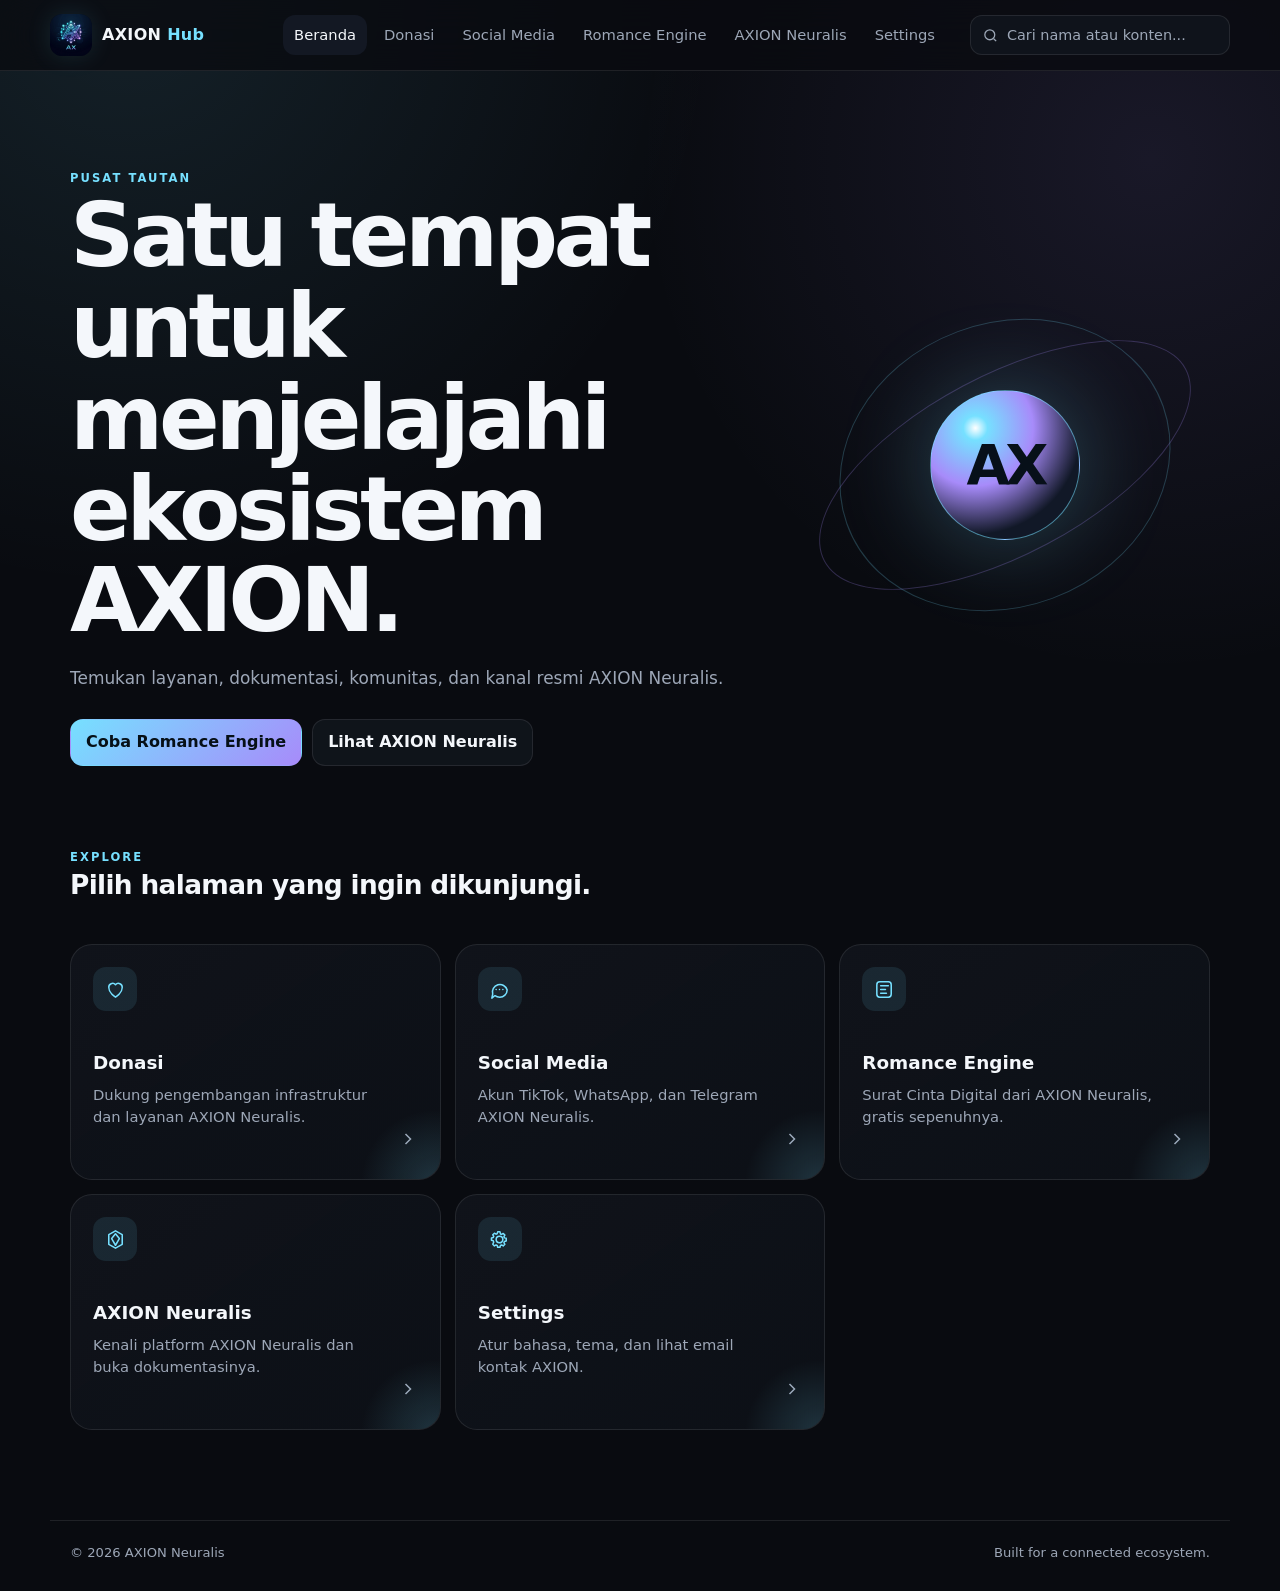
<file: index.html>
<!doctype html>
<html lang="id" data-theme="dark">
<head>
  <meta charset="utf-8">
  <meta name="viewport" content="width=device-width, initial-scale=1">
  <meta name="description" content="AXION Hub — penghubung ke berbagai layanan dan kanal AXION Neuralis.">
  <meta name="theme-color" content="#090b10">
  <title>AXION Hub</title>
  <link rel="icon" href="assets/images/axion-logo.webp" type="image/webp">
  <link rel="stylesheet" href="assets/css/styles.css">
  <script defer src="assets/js/app.js"></script>
</head>
<body>
  <div class="site-shell">
    <header class="topbar">
      <a class="brand" href="index.html" aria-label="AXION Hub — Beranda">
        <img src="assets/images/axion-logo.webp" alt="AXION" width="42" height="42">
        <span class="brand-text">AXION <b>Hub</b></span>
      </a>
      <nav class="desktop-nav" aria-label="Navigasi utama">
        <a href="index.html" data-i18n="nav.home">Beranda</a>
        <a href="donate.html" data-i18n="nav.donate">Donasi</a>
        <a href="social-media.html" data-i18n="nav.social">Social Media</a>
        <a href="romance-engine.html">Romance Engine</a>
        <a href="axion.html">AXION Neuralis</a>
        <a href="settings.html" aria-label="Settings" data-i18n="nav.settings">Settings</a>
      </nav>
      <button class="icon-btn mobile-menu-btn" type="button" data-action="toggle-menu" aria-label="Buka menu" aria-expanded="false" aria-controls="mobile-navigation">
        <svg class="menu-icon" viewBox="0 0 24 24" aria-hidden="true"><path d="M4 7h16M4 12h16M4 17h16"/></svg>
        <svg class="close-icon" viewBox="0 0 24 24" aria-hidden="true"><path d="m6 6 12 12M18 6 6 18"/></svg>
      </button>
    </header>

    <main>
      <section class="hero hero-home">
        <div class="hero-copy">
          <span class="eyebrow" data-i18n="home.eyebrow">PUSAT TAUTAN</span>
          <h1 data-i18n="home.title">Satu tempat untuk menjelajahi ekosistem AXION.</h1>
          <p data-i18n="home.subtitle">Temukan layanan, dokumentasi, komunitas, dan kanal resmi AXION Neuralis.</p>
          <div class="hero-actions">
            <a class="btn btn-primary" href="romance-engine.html" data-i18n="home.cta.primary">Coba Romance Engine</a>
            <a class="btn btn-ghost" href="axion.html" data-i18n="home.cta.secondary">Lihat AXION Neuralis</a>
          </div>
        </div>
        <div class="hero-orbit" aria-hidden="true">
          <div class="orbit-ring ring-a"></div>
          <div class="orbit-ring ring-b"></div>
          <div class="orbit-core"><span>AX</span></div>
        </div>
      </section>

      <section class="section">
        <div class="section-head">
          <div>
            <span class="eyebrow" data-i18n="home.explore.eyebrow">EXPLORE</span>
            <h2 data-i18n="home.explore.title">Pilih halaman yang ingin dikunjungi.</h2>
          </div>
        </div>
        <div class="card-grid">
          <a class="hub-card" href="donate.html">
            <span class="card-icon"><svg viewBox="0 0 24 24" aria-hidden="true"><path d="M12 20s-7-4.3-7-10A4 4 0 0 1 12 7a4 4 0 0 1 7 3c0 5.7-7 10-7 10Z"/></svg></span>
            <span class="card-title" data-i18n="cards.donate.title">Donasi</span>
            <span class="card-desc" data-i18n="cards.donate.desc">Dukung pengembangan infrastruktur dan layanan AXION Neuralis.</span>
            <span class="card-arrow"><svg viewBox="0 0 24 24" aria-hidden="true"><path d="m9 18 6-6-6-6"/></svg></span>
          </a>
          <a class="hub-card" href="social-media.html">
            <span class="card-icon"><svg viewBox="0 0 24 24" aria-hidden="true"><path d="M7 18.5 4 21l.9-4.2A7.8 7.8 0 1 1 20 12.5 7.7 7.7 0 0 1 12.2 20c-1.8 0-3.5-.5-4.9-1.5Z"/><path d="M8.5 12h.01M12 12h.01M15.5 12h.01"/></svg></span>
            <span class="card-title" data-i18n="cards.social.title">Social Media</span>
            <span class="card-desc" data-i18n="cards.social.desc">Akun TikTok, WhatsApp, dan Telegram AXION Neuralis.</span>
            <span class="card-arrow"><svg viewBox="0 0 24 24" aria-hidden="true"><path d="m9 18 6-6-6-6"/></svg></span>
          </a>
          <a class="hub-card" href="romance-engine.html">
            <span class="card-icon"><svg viewBox="0 0 24 24" aria-hidden="true"><path d="M7 4h9a3 3 0 0 1 3 3v10a3 3 0 0 1-3 3H7a3 3 0 0 1-3-3V7a3 3 0 0 1 3-3Z"/><path d="M8 8h8M8 12h5M8 16h6"/></svg></span>
            <span class="card-title">Romance Engine</span>
            <span class="card-desc" data-i18n="cards.romance.desc">Surat Cinta Digital dari AXION Neuralis, gratis sepenuhnya.</span>
            <span class="card-arrow"><svg viewBox="0 0 24 24" aria-hidden="true"><path d="m9 18 6-6-6-6"/></svg></span>
          </a>
          <a class="hub-card" href="axion.html">
            <span class="card-icon"><svg viewBox="0 0 24 24" aria-hidden="true"><path d="m12 3 7 4v10l-7 4-7-4V7l7-4Z"/><path d="m8 11 4-5 4 5-4 7-4-7Z"/></svg></span>
            <span class="card-title">AXION Neuralis</span>
            <span class="card-desc" data-i18n="cards.axion.desc">Kenali platform AXION Neuralis dan buka dokumentasinya.</span>
            <span class="card-arrow"><svg viewBox="0 0 24 24" aria-hidden="true"><path d="m9 18 6-6-6-6"/></svg></span>
          </a>
          <a class="hub-card" href="settings.html">
            <span class="card-icon"><svg viewBox="0 0 24 24" aria-hidden="true"><path d="M12 8.5A3.5 3.5 0 1 0 12 15.5 3.5 3.5 0 0 0 12 8.5Z"/><path d="M19 13.2v-2.4l-1.9-.5a5.7 5.7 0 0 0-.5-1.2l1-1.7-1.7-1.7-1.7 1a5.7 5.7 0 0 0-1.2-.5L12.5 4h-2.4l-.5 1.9c-.4.1-.8.3-1.2.5l-1.7-1L5 7.1l1 1.7c-.2.4-.4.8-.5 1.2l-1.9.5v2.4l1.9.5c.1.4.3.8.5 1.2L5 17l1.7 1.7 1.7-1c.4.2.8.4 1.2.5l.5 1.9h2.4l.5-1.9c.4-.1.8-.3 1.2-.5l1.7 1 1.7-1.7-1-1.7c.2-.4.4-.8.5-1.2l1.9-.5Z"/></svg></span>
            <span class="card-title" data-i18n="cards.settings.title">Settings</span>
            <span class="card-desc" data-i18n="cards.settings.desc">Atur bahasa, tema, dan lihat email kontak AXION.</span>
            <span class="card-arrow"><svg viewBox="0 0 24 24" aria-hidden="true"><path d="m9 18 6-6-6-6"/></svg></span>
          </a>
        </div>
      </section>
    </main>
    <footer class="footer"><span>© <span data-year></span> AXION Neuralis</span><span data-i18n="footer.tagline">Built for a connected ecosystem.</span></footer>
  </div>

  <div class="mobile-panel" id="mobile-navigation" data-mobile-panel hidden aria-label="Navigasi mobile">
    <a href="index.html" data-i18n="nav.home">Beranda</a>
    <a href="donate.html" data-i18n="nav.donate">Donasi</a>
    <a href="social-media.html" data-i18n="nav.social">Social Media</a>
    <a href="romance-engine.html">Romance Engine</a>
    <a href="axion.html">AXION Neuralis</a>
    <a href="settings.html" data-i18n="nav.settings">Settings</a>
  </div>
</body>
</html>
</file>
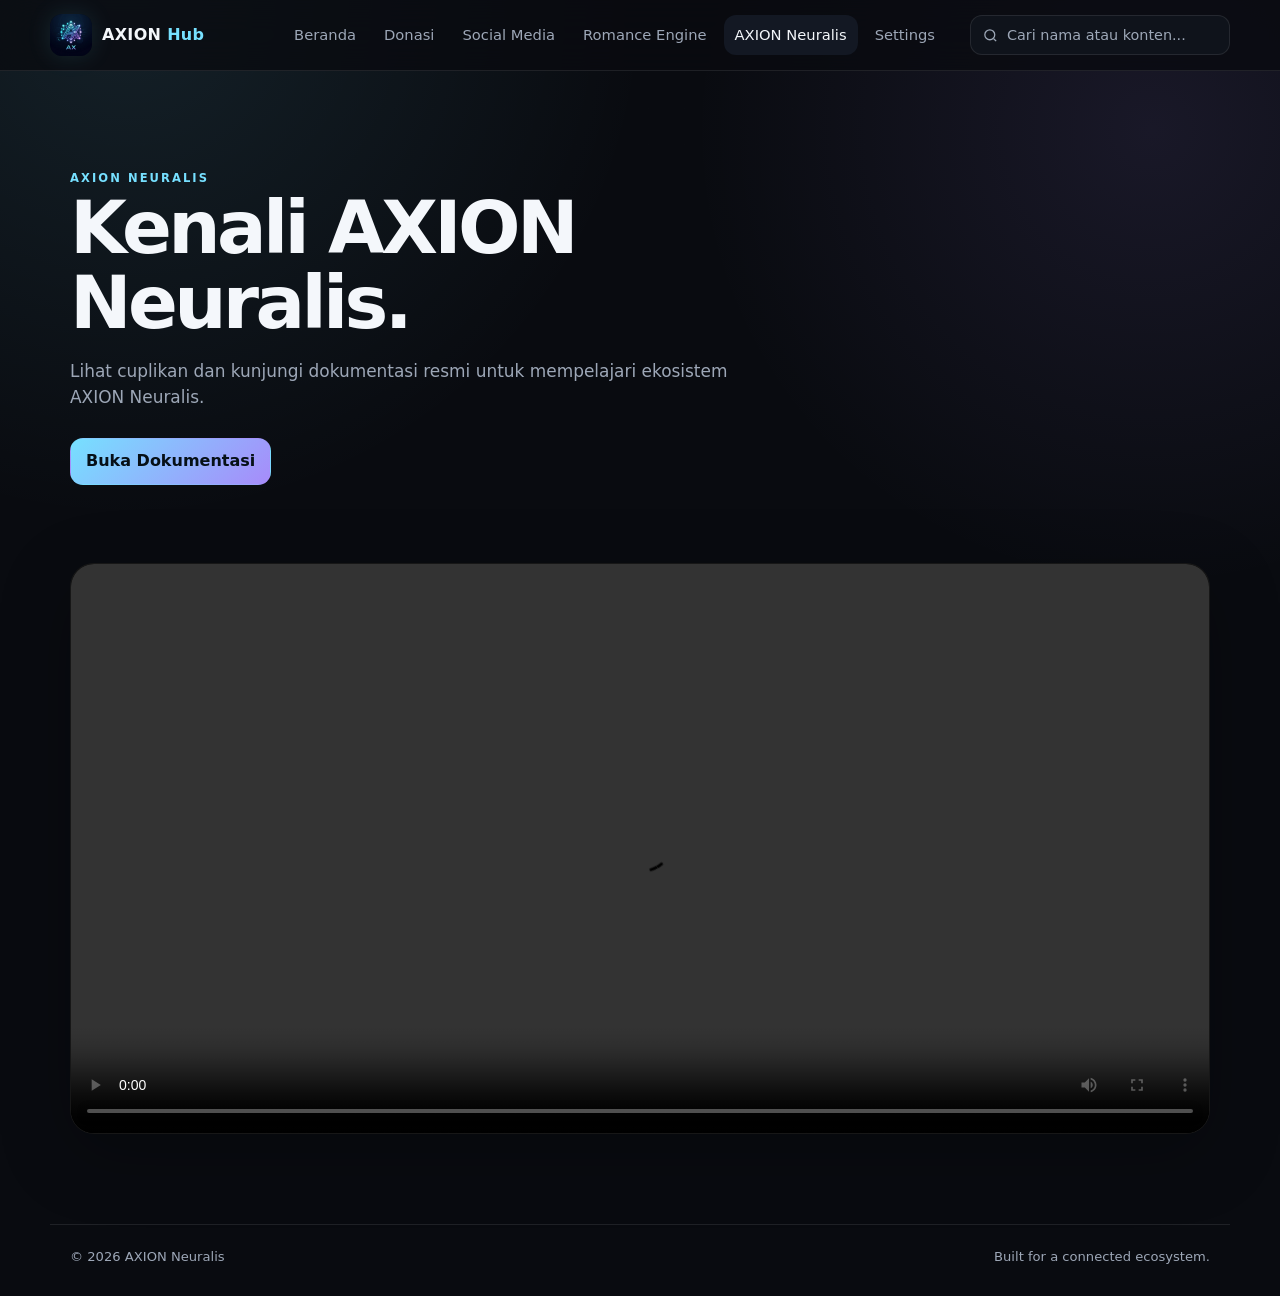
<file: axion.html>
<!doctype html>
<html lang="id" data-theme="dark">
<head><meta charset="utf-8"><meta name="viewport" content="width=device-width, initial-scale=1"><meta name="description" content="AXION Neuralis — video dan dokumentasi."><meta name="theme-color" content="#090b10"><title>AXION Neuralis — AXION Hub</title><link rel="icon" href="assets/images/axion-logo.webp" type="image/webp"><link rel="stylesheet" href="assets/css/styles.css"><script defer src="assets/js/app.js"></script></head>
<body><div class="site-shell"><header class="topbar"><a class="brand" href="index.html" aria-label="AXION Hub — Beranda"><img src="assets/images/axion-logo.webp" alt="AXION" width="42" height="42"><span class="brand-text">AXION <b>Hub</b></span></a><nav class="desktop-nav" aria-label="Navigasi utama"><a href="index.html" data-i18n="nav.home">Beranda</a><a href="donate.html" data-i18n="nav.donate">Donasi</a><a href="social-media.html" data-i18n="nav.social">Social Media</a><a href="romance-engine.html">Romance Engine</a><a class="active" href="axion.html">AXION Neuralis</a><a href="settings.html" data-i18n="nav.settings">Settings</a></nav><button class="icon-btn mobile-menu-btn" type="button" data-action="toggle-menu" aria-label="Buka menu" aria-expanded="false" aria-controls="mobile-navigation">
        <svg class="menu-icon" viewBox="0 0 24 24" aria-hidden="true"><path d="M4 7h16M4 12h16M4 17h16"/></svg>
        <svg class="close-icon" viewBox="0 0 24 24" aria-hidden="true"><path d="m6 6 12 12M18 6 6 18"/></svg>
      </button></header>
<main><section class="page-head"><span class="eyebrow">AXION NEURALIS</span><h1 data-i18n="axion.title">Kenali AXION Neuralis.</h1><p data-i18n="axion.subtitle">Lihat cuplikan dan kunjungi dokumentasi resmi untuk mempelajari ekosistem AXION Neuralis.</p><div class="hero-actions"><a class="btn btn-primary" href="https://axion-neuralis.axn.cc.cd" target="_blank" rel="noopener noreferrer" data-i18n="axion.docs">Buka Dokumentasi</a></div></section>
<section class="section"><div class="media-frame">
  <video controls preload="metadata" playsinline class="media-video">
    <source src="assets/media/axion.mp4" type="video/mp4">
  </video>
</div></section></main><footer class="footer"><span>© <span data-year></span> AXION Neuralis</span><span data-i18n="footer.tagline">Built for a connected ecosystem.</span></footer></div>
<div class="mobile-panel" id="mobile-navigation" data-mobile-panel hidden aria-label="Navigasi mobile"><a href="index.html" data-i18n="nav.home">Beranda</a><a href="donate.html" data-i18n="nav.donate">Donasi</a><a href="social-media.html" data-i18n="nav.social">Social Media</a><a href="romance-engine.html">Romance Engine</a><a href="axion.html">AXION Neuralis</a><a href="settings.html" data-i18n="nav.settings">Settings</a></div></body></html>
</file>
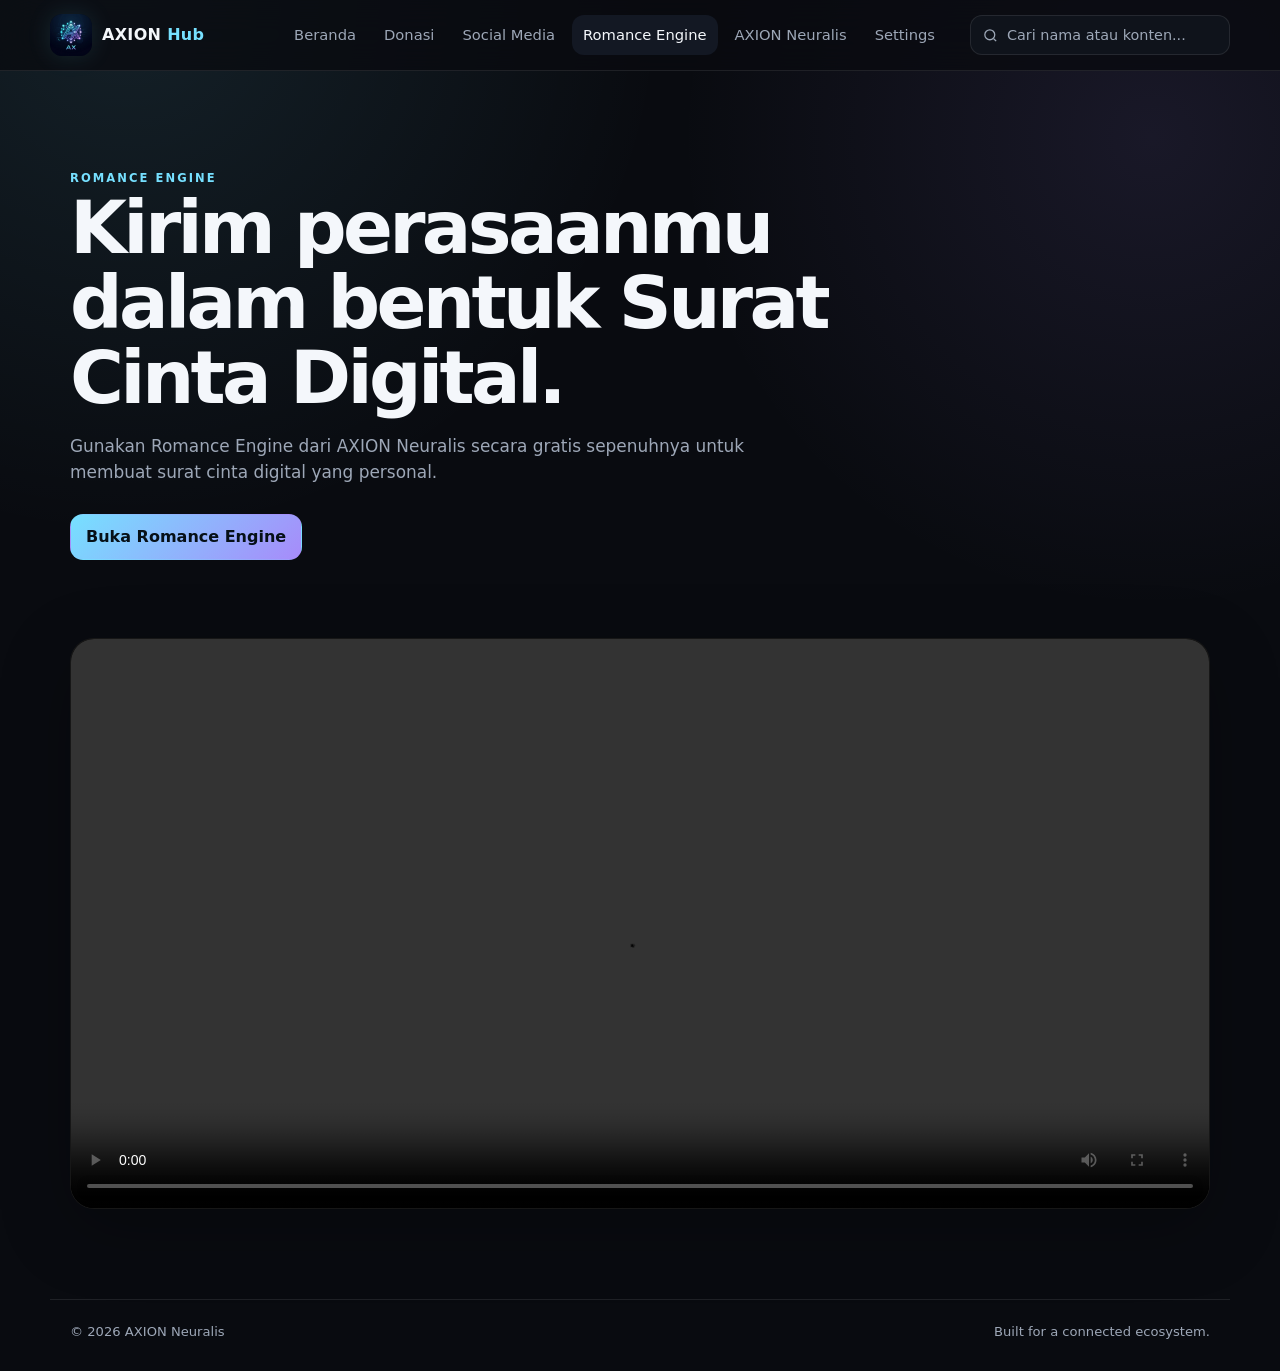
<file: romance-engine.html>
<!doctype html>
<html lang="id" data-theme="dark">
<head><meta charset="utf-8"><meta name="viewport" content="width=device-width, initial-scale=1"><meta name="description" content="Romance Engine — Surat Cinta Digital dari AXION Neuralis."><meta name="theme-color" content="#090b10"><title>Romance Engine — AXION Hub</title><link rel="icon" href="assets/images/axion-logo.webp" type="image/webp"><link rel="stylesheet" href="assets/css/styles.css"><script defer src="assets/js/app.js"></script></head>
<body><div class="site-shell"><header class="topbar"><a class="brand" href="index.html" aria-label="AXION Hub — Beranda"><img src="assets/images/axion-logo.webp" alt="AXION" width="42" height="42"><span class="brand-text">AXION <b>Hub</b></span></a><nav class="desktop-nav" aria-label="Navigasi utama"><a href="index.html" data-i18n="nav.home">Beranda</a><a href="donate.html" data-i18n="nav.donate">Donasi</a><a href="social-media.html" data-i18n="nav.social">Social Media</a><a class="active" href="romance-engine.html">Romance Engine</a><a href="axion.html">AXION Neuralis</a><a href="settings.html" data-i18n="nav.settings">Settings</a></nav><button class="icon-btn mobile-menu-btn" type="button" data-action="toggle-menu" aria-label="Buka menu" aria-expanded="false" aria-controls="mobile-navigation">
        <svg class="menu-icon" viewBox="0 0 24 24" aria-hidden="true"><path d="M4 7h16M4 12h16M4 17h16"/></svg>
        <svg class="close-icon" viewBox="0 0 24 24" aria-hidden="true"><path d="m6 6 12 12M18 6 6 18"/></svg>
      </button></header>
<main><section class="page-head"><span class="eyebrow">ROMANCE ENGINE</span><h1 data-i18n="romance.title">Kirim perasaanmu dalam bentuk Surat Cinta Digital.</h1><p data-i18n="romance.subtitle">Gunakan Romance Engine dari AXION Neuralis secara gratis sepenuhnya untuk membuat surat cinta digital yang personal.</p><div class="hero-actions"><a class="btn btn-primary" href="https://romance-engine.pages.dev/" target="_blank" rel="noopener noreferrer" data-i18n="romance.open">Buka Romance Engine</a></div></section>
<section class="section"><div class="media-frame">
  <video controls preload="metadata" playsinline class="media-video">
    <source src="assets/media/romance-engine.mp4" type="video/mp4">
    <track kind="captions" src="assets/media/empty.vtt" srclang="id" label="Indonesia">
  </video>
</div></section></main><footer class="footer"><span>© <span data-year></span> AXION Neuralis</span><span data-i18n="footer.tagline">Built for a connected ecosystem.</span></footer></div>
<div class="mobile-panel" id="mobile-navigation" data-mobile-panel hidden aria-label="Navigasi mobile"><a href="index.html" data-i18n="nav.home">Beranda</a><a href="donate.html" data-i18n="nav.donate">Donasi</a><a href="social-media.html" data-i18n="nav.social">Social Media</a><a href="romance-engine.html">Romance Engine</a><a href="axion.html">AXION Neuralis</a><a href="settings.html" data-i18n="nav.settings">Settings</a></div></body></html>
</file>
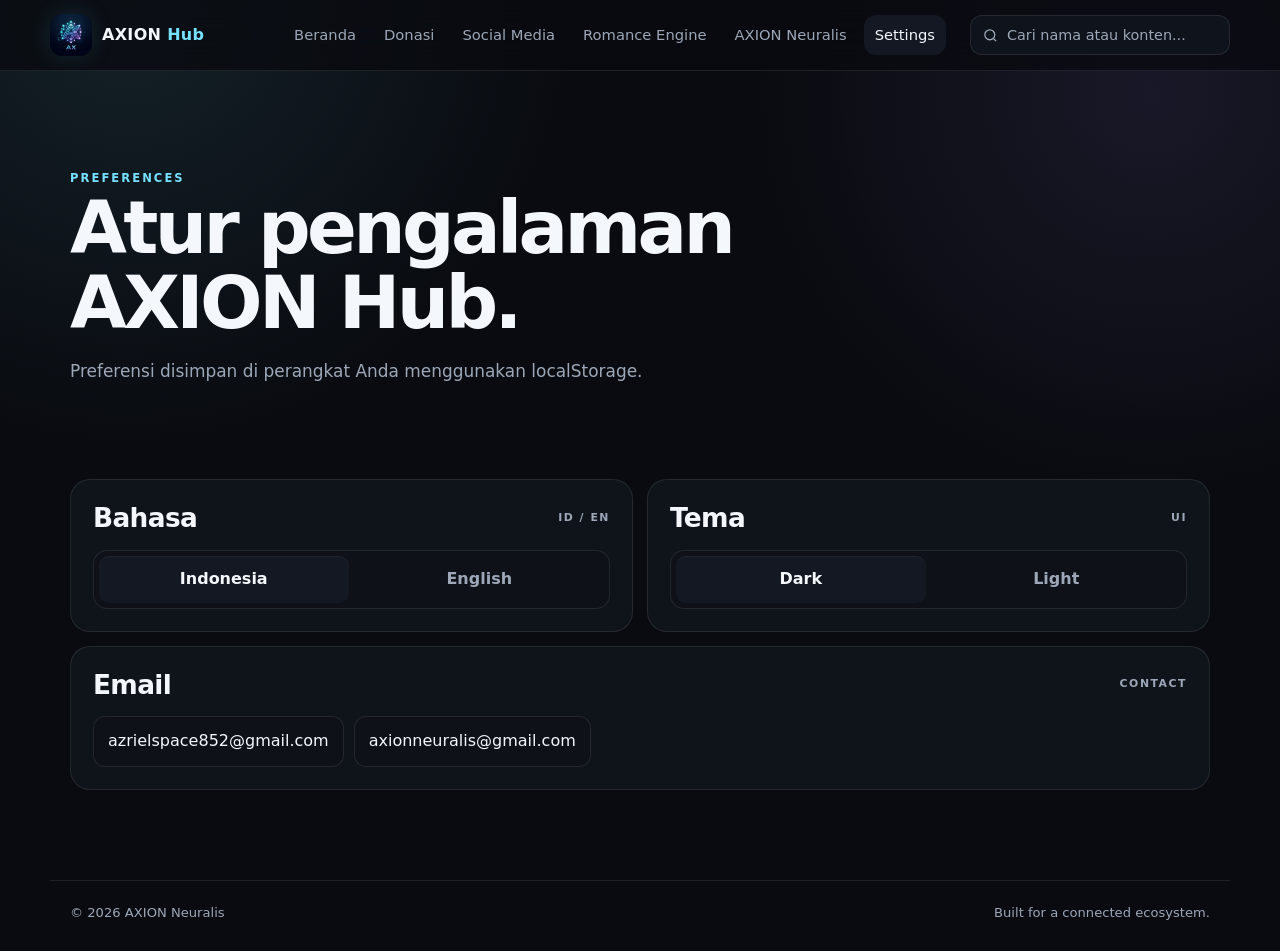
<file: settings.html>
<!doctype html>
<html lang="id" data-theme="dark">
<head><meta charset="utf-8"><meta name="viewport" content="width=device-width, initial-scale=1"><meta name="description" content="Pengaturan bahasa, tema, dan kontak AXION Hub."><meta name="theme-color" content="#090b10"><title>Settings — AXION Hub</title><link rel="icon" href="assets/images/axion-logo.webp" type="image/webp"><link rel="stylesheet" href="assets/css/styles.css"><script defer src="assets/js/app.js"></script></head>
<body><div class="site-shell"><header class="topbar"><a class="brand" href="index.html" aria-label="AXION Hub — Beranda"><img src="assets/images/axion-logo.webp" alt="AXION" width="42" height="42"><span class="brand-text">AXION <b>Hub</b></span></a><nav class="desktop-nav" aria-label="Navigasi utama"><a href="index.html" data-i18n="nav.home">Beranda</a><a href="donate.html" data-i18n="nav.donate">Donasi</a><a href="social-media.html" data-i18n="nav.social">Social Media</a><a href="romance-engine.html">Romance Engine</a><a href="axion.html">AXION Neuralis</a><a class="active" href="settings.html" data-i18n="nav.settings">Settings</a></nav><button class="icon-btn mobile-menu-btn" type="button" data-action="toggle-menu" aria-label="Buka menu" aria-expanded="false" aria-controls="mobile-navigation">
        <svg class="menu-icon" viewBox="0 0 24 24" aria-hidden="true"><path d="M4 7h16M4 12h16M4 17h16"/></svg>
        <svg class="close-icon" viewBox="0 0 24 24" aria-hidden="true"><path d="m6 6 12 12M18 6 6 18"/></svg>
      </button></header>
<main><section class="page-head"><span class="eyebrow" data-i18n="settings.eyebrow">PREFERENCES</span><h1 data-i18n="settings.title">Atur pengalaman AXION Hub.</h1><p data-i18n="settings.subtitle">Preferensi disimpan di perangkat Anda menggunakan localStorage.</p></section>
<section class="section"><div class="settings-grid">
<article class="settings-card" id="bahasa"><div class="settings-card-head"><h2 data-i18n="settings.language">Bahasa</h2><span class="mini-label">ID / EN</span></div><div class="segmented" role="group" aria-label="Language"><button type="button" class="segment-btn" data-lang="id">Indonesia</button><button type="button" class="segment-btn" data-lang="en">English</button></div></article>
<article class="settings-card" id="tema"><div class="settings-card-head"><h2 data-i18n="settings.theme">Tema</h2><span class="mini-label">UI</span></div><div class="segmented" role="group" aria-label="Theme"><button type="button" class="segment-btn" data-theme-choice="dark">Dark</button><button type="button" class="segment-btn" data-theme-choice="light">Light</button></div></article>
<article class="settings-card" id="email"><div class="settings-card-head"><h2 data-i18n="settings.contact">Email</h2><span class="mini-label">CONTACT</span></div><div class="contact-list"><a href="mailto:azrielspace852@gmail.com">azrielspace852@gmail.com</a><a href="mailto:axionneuralis@gmail.com">axionneuralis@gmail.com</a></div></article>
</div></section></main><footer class="footer"><span>© <span data-year></span> AXION Neuralis</span><span data-i18n="footer.tagline">Built for a connected ecosystem.</span></footer></div>
<div class="mobile-panel" id="mobile-navigation" data-mobile-panel hidden aria-label="Navigasi mobile"><a href="index.html" data-i18n="nav.home">Beranda</a><a href="donate.html" data-i18n="nav.donate">Donasi</a><a href="social-media.html" data-i18n="nav.social">Social Media</a><a href="romance-engine.html">Romance Engine</a><a href="axion.html">AXION Neuralis</a><a href="settings.html" data-i18n="nav.settings">Settings</a></div></body></html>
</file>
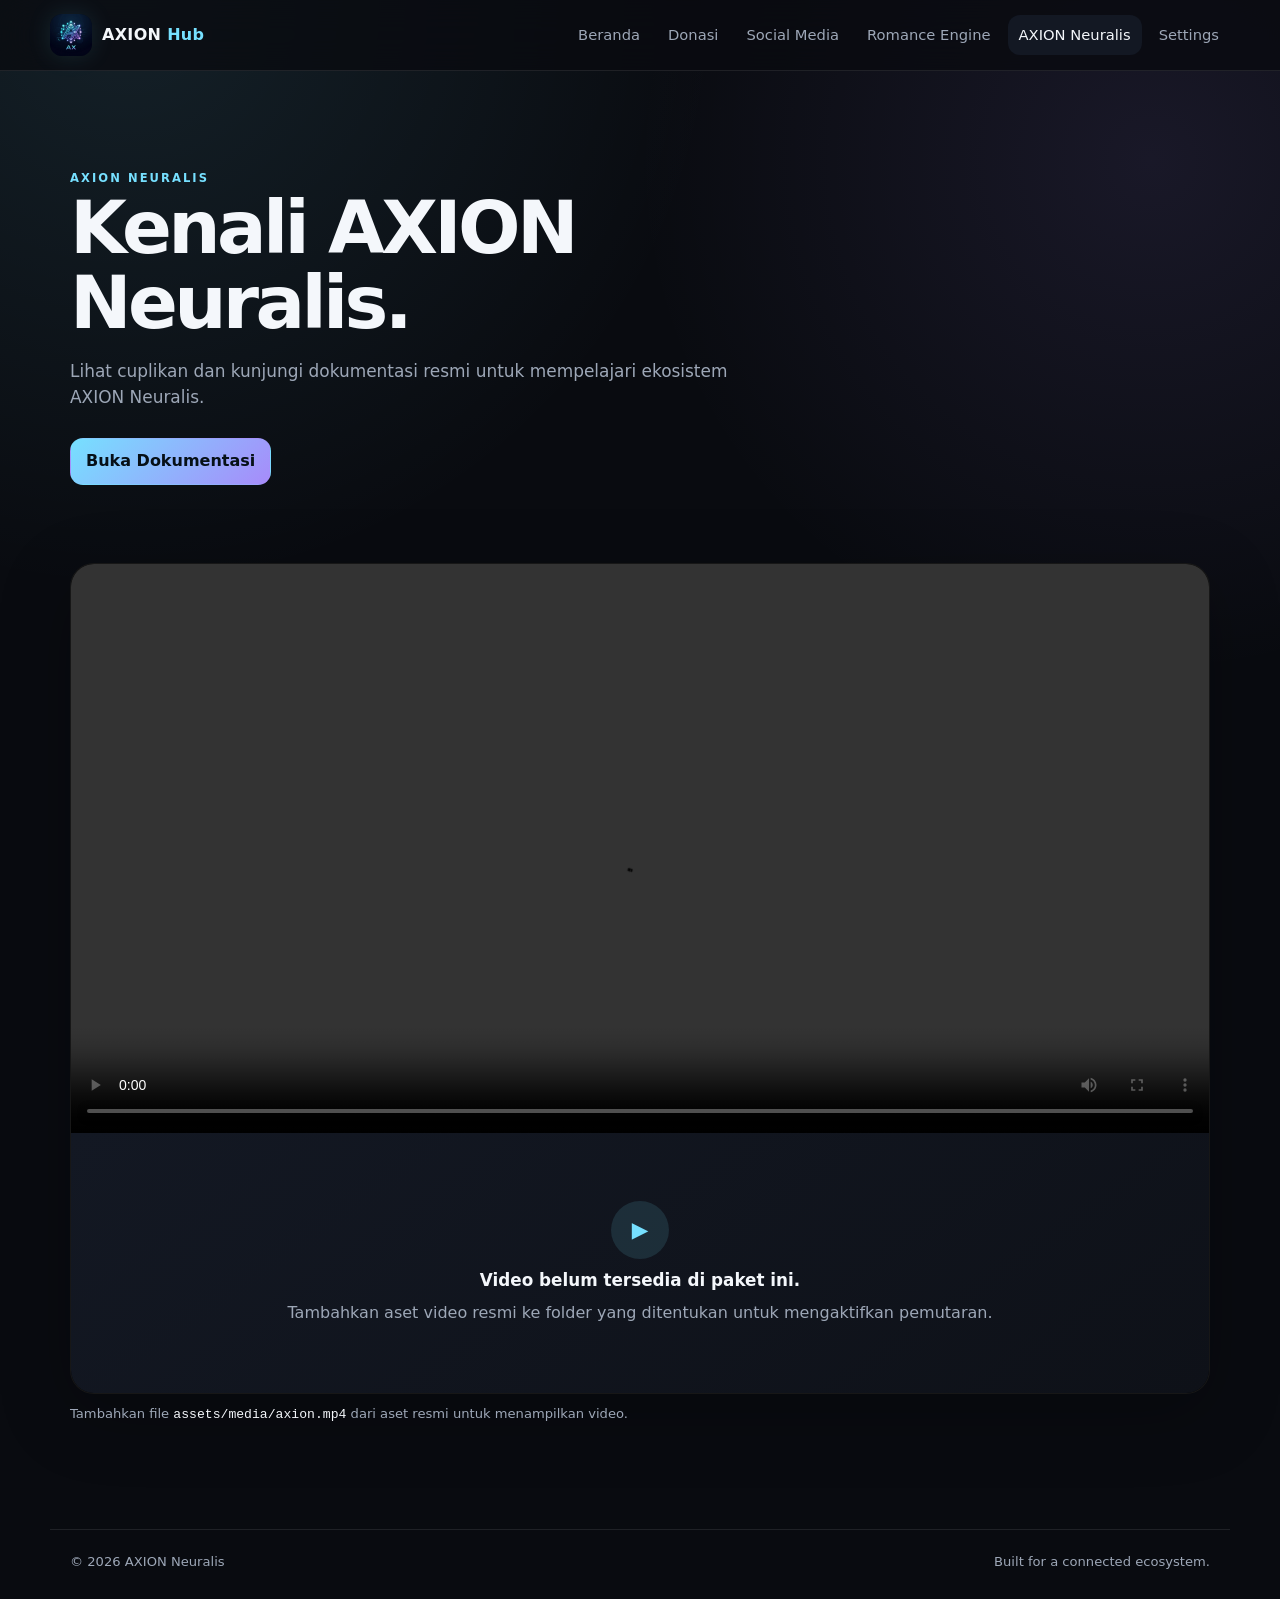
<file: AXION-Hub/axion.html>
<!doctype html>
<html lang="id" data-theme="dark">
<head><meta charset="utf-8"><meta name="viewport" content="width=device-width, initial-scale=1"><meta name="description" content="AXION Neuralis — video dan dokumentasi."><meta name="theme-color" content="#090b10"><title>AXION Neuralis — AXION Hub</title><link rel="icon" href="assets/images/axion-logo.webp" type="image/webp"><link rel="stylesheet" href="assets/css/styles.css"><script defer src="assets/js/app.js"></script></head>
<body><div class="site-shell"><header class="topbar"><a class="brand" href="index.html" aria-label="AXION Hub — Beranda"><img src="assets/images/axion-logo.webp" alt="AXION" width="42" height="42"><span class="brand-text">AXION <b>Hub</b></span></a><nav class="desktop-nav" aria-label="Navigasi utama"><a href="index.html" data-i18n="nav.home">Beranda</a><a href="donate.html" data-i18n="nav.donate">Donasi</a><a href="social-media.html" data-i18n="nav.social">Social Media</a><a href="romance-engine.html">Romance Engine</a><a class="active" href="axion.html">AXION Neuralis</a><a href="settings.html" data-i18n="nav.settings">Settings</a></nav><button class="icon-btn mobile-menu-btn" type="button" data-action="toggle-menu" aria-label="Buka menu" aria-expanded="false" aria-controls="mobile-navigation">
        <svg class="menu-icon" viewBox="0 0 24 24" aria-hidden="true"><path d="M4 7h16M4 12h16M4 17h16"/></svg>
        <svg class="close-icon" viewBox="0 0 24 24" aria-hidden="true"><path d="m6 6 12 12M18 6 6 18"/></svg>
      </button></header>
<main><section class="page-head"><span class="eyebrow">AXION NEURALIS</span><h1 data-i18n="axion.title">Kenali AXION Neuralis.</h1><p data-i18n="axion.subtitle">Lihat cuplikan dan kunjungi dokumentasi resmi untuk mempelajari ekosistem AXION Neuralis.</p><div class="hero-actions"><a class="btn btn-primary" href="https://axion-neuralis.axn.cc.cd" target="_blank" rel="noopener noreferrer" data-i18n="axion.docs">Buka Dokumentasi</a></div></section>
<section class="section"><div class="media-frame" data-media-frame>
  <video controls preload="metadata" playsinline class="media-video" data-media-video aria-describedby="axion-media-note">
    <source src="assets/media/axion.mp4" type="video/mp4">
    
  </video>
  <div class="media-fallback" data-media-fallback role="status" hidden>
    <span class="media-fallback-icon" aria-hidden="true">▶</span>
    <strong data-i18n="media.noVideo">Video belum tersedia di paket ini.</strong>
    <span data-i18n="media.videoHint">Tambahkan aset video resmi ke folder yang ditentukan untuk mengaktifkan pemutaran.</span>
  </div>
  <noscript><div class="media-fallback media-fallback-noscript"><strong>JavaScript diperlukan untuk mendeteksi ketersediaan video.</strong></div></noscript>
</div><p class="asset-note" id="axion-media-note"><span data-i18n="axion.note.prefix">Tambahkan file </span><code>assets/media/axion.mp4</code><span data-i18n="axion.note.suffix"> dari aset resmi untuk menampilkan video.</span></p></section></main><footer class="footer"><span>© <span data-year></span> AXION Neuralis</span><span data-i18n="footer.tagline">Built for a connected ecosystem.</span></footer></div>
<div class="mobile-panel" id="mobile-navigation" data-mobile-panel hidden aria-label="Navigasi mobile"><a href="index.html" data-i18n="nav.home">Beranda</a><a href="donate.html" data-i18n="nav.donate">Donasi</a><a href="social-media.html" data-i18n="nav.social">Social Media</a><a href="romance-engine.html">Romance Engine</a><a href="axion.html">AXION Neuralis</a><a href="settings.html" data-i18n="nav.settings">Settings</a></div></body></html>
</file>
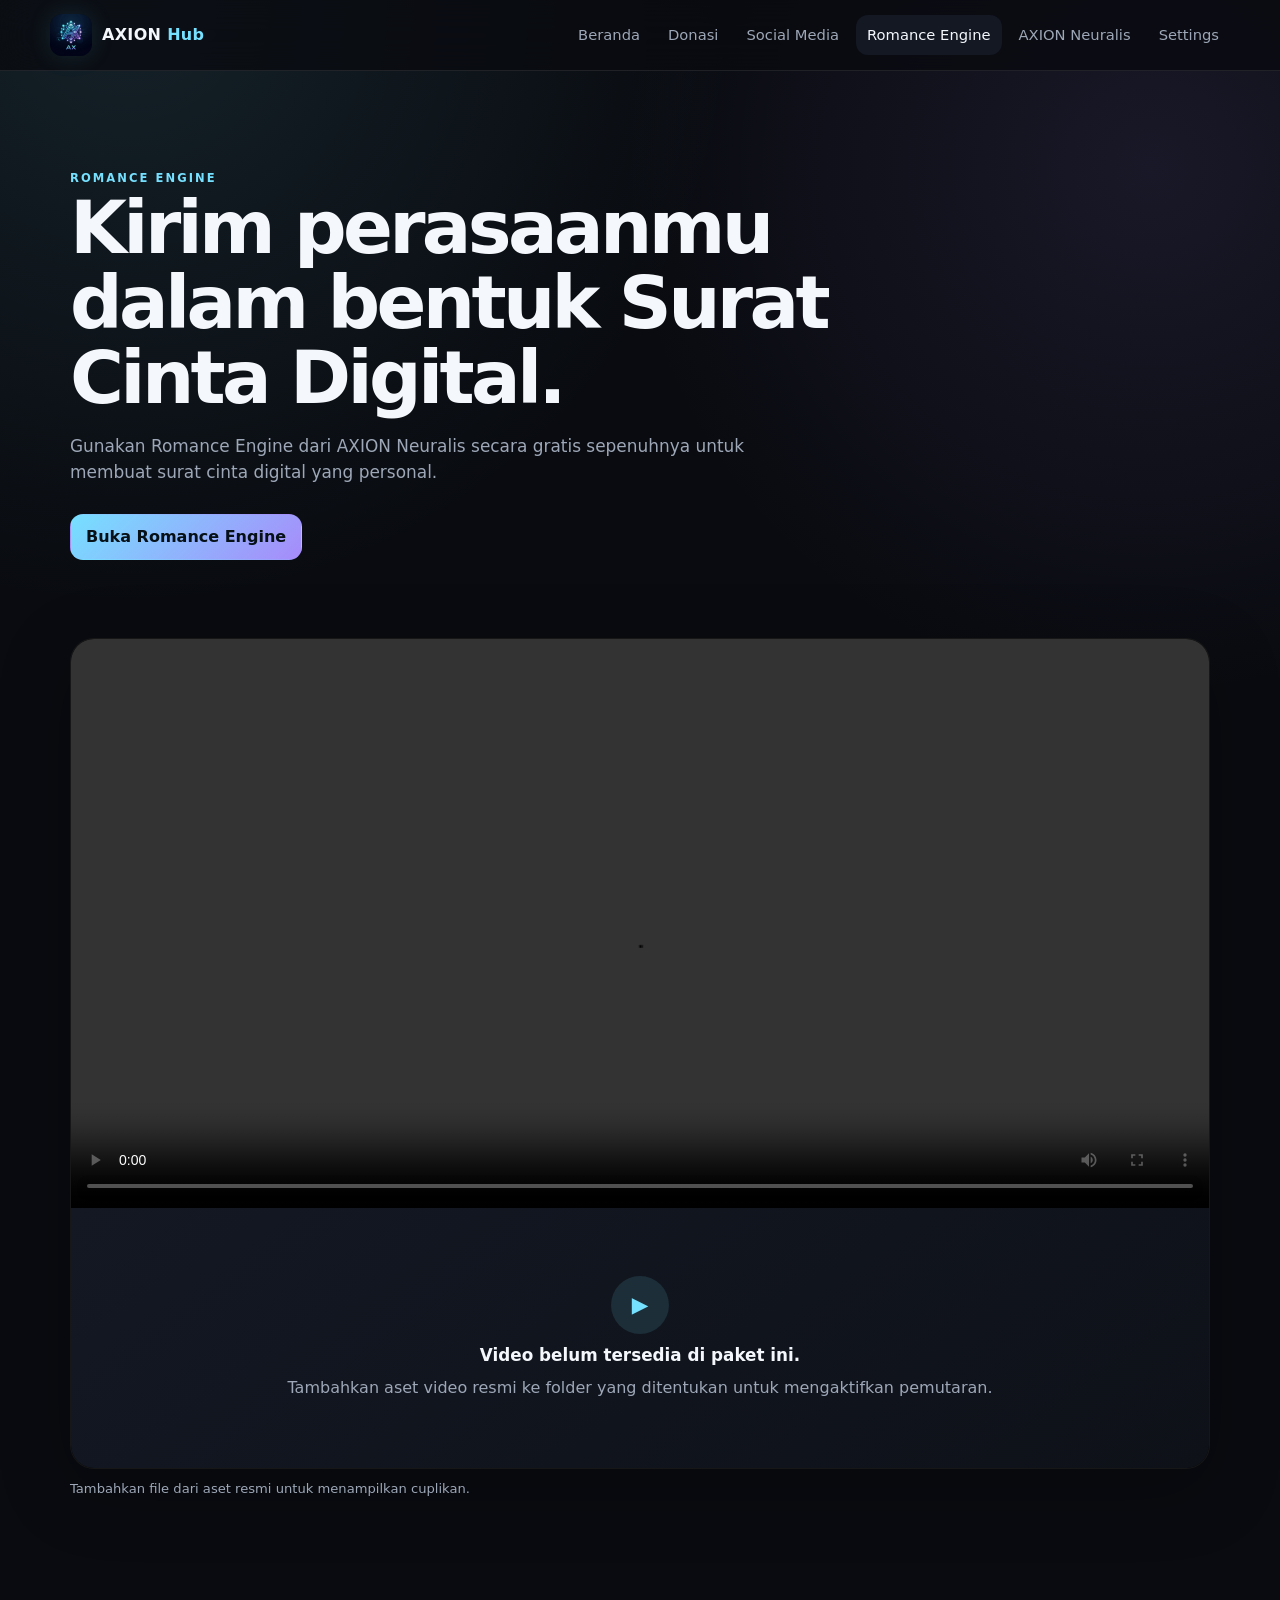
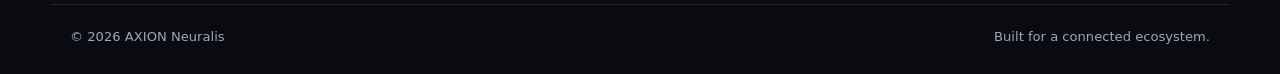
<file: AXION-Hub/romance-engine.html>
<!doctype html>
<html lang="id" data-theme="dark">
<head><meta charset="utf-8"><meta name="viewport" content="width=device-width, initial-scale=1"><meta name="description" content="Romance Engine — Surat Cinta Digital dari AXION Neuralis."><meta name="theme-color" content="#090b10"><title>Romance Engine — AXION Hub</title><link rel="icon" href="assets/images/axion-logo.webp" type="image/webp"><link rel="stylesheet" href="assets/css/styles.css"><script defer src="assets/js/app.js"></script></head>
<body><div class="site-shell"><header class="topbar"><a class="brand" href="index.html" aria-label="AXION Hub — Beranda"><img src="assets/images/axion-logo.webp" alt="AXION" width="42" height="42"><span class="brand-text">AXION <b>Hub</b></span></a><nav class="desktop-nav" aria-label="Navigasi utama"><a href="index.html" data-i18n="nav.home">Beranda</a><a href="donate.html" data-i18n="nav.donate">Donasi</a><a href="social-media.html" data-i18n="nav.social">Social Media</a><a class="active" href="romance-engine.html">Romance Engine</a><a href="axion.html">AXION Neuralis</a><a href="settings.html" data-i18n="nav.settings">Settings</a></nav><button class="icon-btn mobile-menu-btn" type="button" data-action="toggle-menu" aria-label="Buka menu" aria-expanded="false" aria-controls="mobile-navigation">
        <svg class="menu-icon" viewBox="0 0 24 24" aria-hidden="true"><path d="M4 7h16M4 12h16M4 17h16"/></svg>
        <svg class="close-icon" viewBox="0 0 24 24" aria-hidden="true"><path d="m6 6 12 12M18 6 6 18"/></svg>
      </button></header>
<main><section class="page-head"><span class="eyebrow">ROMANCE ENGINE</span><h1 data-i18n="romance.title">Kirim perasaanmu dalam bentuk Surat Cinta Digital.</h1><p data-i18n="romance.subtitle">Gunakan Romance Engine dari AXION Neuralis secara gratis sepenuhnya untuk membuat surat cinta digital yang personal.</p><div class="hero-actions"><a class="btn btn-primary" href="https://romance-engine.pages.dev/" target="_blank" rel="noopener noreferrer" data-i18n="romance.open">Buka Romance Engine</a></div></section>
<section class="section"><div class="media-frame" data-media-frame>
  <video controls preload="metadata" playsinline class="media-video" data-media-video aria-describedby="romance-engine-media-note">
    <source src="assets/media/romance-engine.mp4" type="video/mp4">
    <track kind="captions" src="assets/media/empty.vtt" srclang="id" label="Indonesia">
  </video>
  <div class="media-fallback" data-media-fallback role="status" hidden>
    <span class="media-fallback-icon" aria-hidden="true">▶</span>
    <strong data-i18n="media.noVideo">ROMANCE ENGINE BY AXION Neuralis</strong>
    <span data-i18n="media.videoHint">Coba sekarang secara gratis. ROMANCE ENGINE nyatakan cintamu dengan cara tak terlupakan</span>
  </div>
  <noscript><div class="media-fallback media-fallback-noscript"><strong></strong></div></noscript>
</div><p class="asset-note" id="romance-engine-media-note"><span data-i18n="media.note.prefix"></span><code></code><span data-i18n="media.note.suffix"> dari aset resmi untuk menampilkan cuplikan.</span></p></section></main><footer class="footer"><span>© <span data-year></span> AXION Neuralis</span><span data-i18n="footer.tagline">Built for a connected ecosystem.</span></footer></div>
<div class="mobile-panel" id="mobile-navigation" data-mobile-panel hidden aria-label="Navigasi mobile"><a href="index.html" data-i18n="nav.home">Beranda</a><a href="donate.html" data-i18n="nav.donate">Donasi</a><a href="social-media.html" data-i18n="nav.social">Social Media</a><a href="romance-engine.html">Romance Engine</a><a href="axion.html">AXION Neuralis</a><a href="settings.html" data-i18n="nav.settings">Settings</a></div></body></html>
</file>
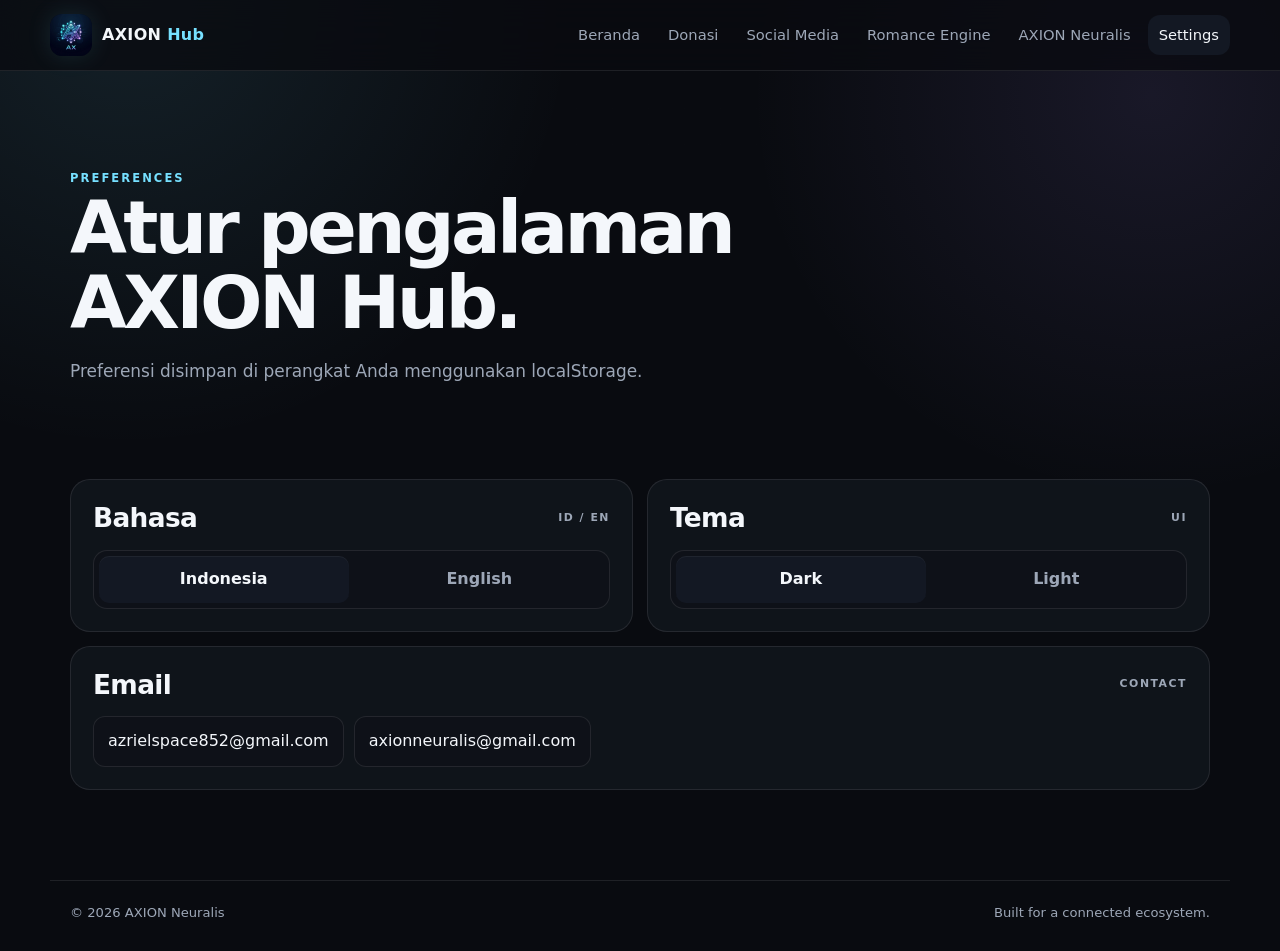
<file: AXION-Hub/settings.html>
<!doctype html>
<html lang="id" data-theme="dark">
<head><meta charset="utf-8"><meta name="viewport" content="width=device-width, initial-scale=1"><meta name="description" content="Pengaturan bahasa, tema, dan kontak AXION Hub."><meta name="theme-color" content="#090b10"><title>Settings — AXION Hub</title><link rel="icon" href="assets/images/axion-logo.webp" type="image/webp"><link rel="stylesheet" href="assets/css/styles.css"><script defer src="assets/js/app.js"></script></head>
<body><div class="site-shell"><header class="topbar"><a class="brand" href="index.html" aria-label="AXION Hub — Beranda"><img src="assets/images/axion-logo.webp" alt="AXION" width="42" height="42"><span class="brand-text">AXION <b>Hub</b></span></a><nav class="desktop-nav" aria-label="Navigasi utama"><a href="index.html" data-i18n="nav.home">Beranda</a><a href="donate.html" data-i18n="nav.donate">Donasi</a><a href="social-media.html" data-i18n="nav.social">Social Media</a><a href="romance-engine.html">Romance Engine</a><a href="axion.html">AXION Neuralis</a><a class="active" href="settings.html" data-i18n="nav.settings">Settings</a></nav><button class="icon-btn mobile-menu-btn" type="button" data-action="toggle-menu" aria-label="Buka menu" aria-expanded="false" aria-controls="mobile-navigation">
        <svg class="menu-icon" viewBox="0 0 24 24" aria-hidden="true"><path d="M4 7h16M4 12h16M4 17h16"/></svg>
        <svg class="close-icon" viewBox="0 0 24 24" aria-hidden="true"><path d="m6 6 12 12M18 6 6 18"/></svg>
      </button></header>
<main><section class="page-head"><span class="eyebrow" data-i18n="settings.eyebrow">PREFERENCES</span><h1 data-i18n="settings.title">Atur pengalaman AXION Hub.</h1><p data-i18n="settings.subtitle">Preferensi disimpan di perangkat Anda menggunakan localStorage.</p></section>
<section class="section"><div class="settings-grid">
<article class="settings-card"><div class="settings-card-head"><h2 data-i18n="settings.language">Bahasa</h2><span class="mini-label">ID / EN</span></div><div class="segmented" role="group" aria-label="Language"><button type="button" class="segment-btn" data-lang="id">Indonesia</button><button type="button" class="segment-btn" data-lang="en">English</button></div></article>
<article class="settings-card"><div class="settings-card-head"><h2 data-i18n="settings.theme">Tema</h2><span class="mini-label">UI</span></div><div class="segmented" role="group" aria-label="Theme"><button type="button" class="segment-btn" data-theme-choice="dark">Dark</button><button type="button" class="segment-btn" data-theme-choice="light">Light</button></div></article>
<article class="settings-card"><div class="settings-card-head"><h2 data-i18n="settings.contact">Email</h2><span class="mini-label">CONTACT</span></div><div class="contact-list"><a href="mailto:azrielspace852@gmail.com">azrielspace852@gmail.com</a><a href="mailto:axionneuralis@gmail.com">axionneuralis@gmail.com</a></div></article>
</div></section></main><footer class="footer"><span>© <span data-year></span> AXION Neuralis</span><span data-i18n="footer.tagline">Built for a connected ecosystem.</span></footer></div>
<div class="mobile-panel" id="mobile-navigation" data-mobile-panel hidden aria-label="Navigasi mobile"><a href="index.html" data-i18n="nav.home">Beranda</a><a href="donate.html" data-i18n="nav.donate">Donasi</a><a href="social-media.html" data-i18n="nav.social">Social Media</a><a href="romance-engine.html">Romance Engine</a><a href="axion.html">AXION Neuralis</a><a href="settings.html" data-i18n="nav.settings">Settings</a></div></body></html>
</file>
<file: assets/css/styles.css>
:root {
  --bg: #090b10;
  --bg-soft: #0e1118;
  --surface: rgba(18, 22, 30, .82);
  --surface-2: #131823;
  --text: #f4f7fb;
  --muted: #9da7b7;
  --line: rgba(255,255,255,.09);
  --accent: #76e0ff;
  --accent-2: #a78bfa;
  --danger: #ff7180;
  --shadow: 0 20px 70px rgba(0,0,0,.25);
  --radius: 22px;
  --max: 1180px;
}
html[data-theme="light"] {
  --bg: #f4f7fb;
  --bg-soft: #ffffff;
  --surface: rgba(255,255,255,.82);
  --surface-2: #fff;
  --text: #101621;
  --muted: #667085;
  --line: rgba(16,22,33,.11);
  --accent: #007ea7;
  --accent-2: #6d46d9;
  --shadow: 0 18px 55px rgba(27, 39, 57, .10);
}
* { box-sizing: border-box; }
html { scroll-behavior: smooth; }
body {
  margin: 0;
  min-height: 100vh;
  color: var(--text);
  background:
    radial-gradient(circle at 10% 0%, rgba(118,224,255,.10), transparent 30%),
    radial-gradient(circle at 90% 10%, rgba(167,139,250,.10), transparent 28%),
    var(--bg);
  font-family: Inter, ui-sans-serif, system-ui, -apple-system, BlinkMacSystemFont, "Segoe UI", sans-serif;
  line-height: 1.55;
  -webkit-font-smoothing: antialiased;
  text-rendering: optimizeLegibility;
}
body::before { content:""; position:fixed; inset:0; pointer-events:none; background-image:linear-gradient(rgba(255,255,255,.02) 1px, transparent 1px),linear-gradient(90deg, rgba(255,255,255,.02) 1px, transparent 1px); background-size:36px 36px; mask-image:linear-gradient(to bottom, #000, transparent 65%); opacity:.25; }
a { color:inherit; }
button, a { -webkit-tap-highlight-color: transparent; }
.site-shell { min-height: 100vh; display:flex; flex-direction:column; }
.topbar {
  position: sticky; top: 0; z-index: 20;
  display:flex; align-items:center; justify-content:space-between; gap:24px;
  width:100%; padding:14px max(20px, calc((100vw - var(--max)) / 2));
  background: color-mix(in srgb, var(--bg) 78%, transparent);
  backdrop-filter: blur(18px); border-bottom:1px solid var(--line);
}
.brand { display:inline-flex; align-items:center; gap:10px; text-decoration:none; min-width:max-content; }
.brand img { width:42px; height:42px; border-radius:12px; box-shadow:0 0 25px rgba(118,224,255,.12); }
.brand-text { letter-spacing:.02em; font-weight:700; }
.brand-text b { color:var(--accent); font-weight:700; }
.desktop-nav { display:flex; align-items:center; justify-content:flex-end; gap:6px; flex-wrap:wrap; }
.desktop-nav a, .mobile-panel a { text-decoration:none; color:var(--muted); padding:9px 11px; border-radius:12px; font-size:.92rem; transition:.2s ease; }
.desktop-nav a:hover, .desktop-nav a.active, .mobile-panel a:hover, .mobile-panel a.active { color:var(--text); background:var(--surface-2); }
.icon-btn { display:none; border:1px solid var(--line); background:var(--surface); color:var(--text); width:42px; height:42px; border-radius:12px; }
.icon-btn { place-items:center; cursor:pointer; }
.icon-btn svg { width:21px; height:21px; stroke:currentColor; fill:none; stroke-width:1.8; }
.mobile-menu-btn .close-icon { display:none; }
.mobile-menu-btn[aria-expanded="true"] .menu-icon { display:none; }
.mobile-menu-btn[aria-expanded="true"] .close-icon { display:block; }
.mobile-panel[hidden] { display:none !important; }
.mobile-panel { position:fixed; z-index:30; left:12px; right:12px; top:calc(var(--topbar-height, 73px) + 8px); display:grid; gap:5px; padding:10px; border:1px solid var(--line); border-radius:18px; background:var(--surface); backdrop-filter:blur(18px); box-shadow:var(--shadow); }
main { width:100%; max-width:var(--max); margin:0 auto; flex:1; }
.hero, .page-head { padding:94px 20px 50px; }
.hero { display:grid; grid-template-columns: 1.25fr .75fr; align-items:center; gap:48px; min-height:620px; }
.page-head { max-width:880px; }
.eyebrow { display:inline-block; color:var(--accent); font-size:.72rem; font-weight:800; letter-spacing:.18em; text-transform:uppercase; }
h1,h2,p { margin-top:0; }
h1 { margin-bottom:18px; font-size:clamp(2.4rem, 7vw, 5.7rem); line-height:1.02; letter-spacing:-.05em; }
.page-head h1 { font-size:clamp(2.4rem, 6vw, 4.6rem); }
h2 { font-size:clamp(1.2rem, 3vw, 1.65rem); line-height:1.2; letter-spacing:-.025em; }
.hero p, .page-head p { color:var(--muted); max-width:700px; font-size:1.06rem; }
.hero-actions { display:flex; flex-wrap:wrap; gap:10px; margin-top:28px; }
.btn { display:inline-flex; align-items:center; justify-content:center; min-height:42px; padding:10px 15px; border-radius:13px; border:1px solid var(--line); text-decoration:none; font:inherit; font-weight:700; cursor:pointer; transition:transform .2s ease, border-color .2s ease, background .2s ease; }
.btn:hover:not(:disabled) { transform:translateY(-1px); border-color:color-mix(in srgb, var(--accent) 40%, var(--line)); }
.btn:focus-visible, .icon-btn:focus-visible, .segment-btn:focus-visible, .qr-trigger:focus-visible, .modal-close:focus-visible, .desktop-nav a:focus-visible, .mobile-panel a:focus-visible { outline:2px solid var(--accent); outline-offset:2px; }
.btn-primary { background:linear-gradient(135deg, var(--accent), var(--accent-2)); color:#061017; border-color:transparent; }
.btn-ghost { background:var(--surface); color:var(--text); }
.btn-disabled, .btn:disabled { cursor:not-allowed; opacity:.48; background:var(--surface); color:var(--muted); }
.section { padding:28px 20px 90px; }
.section-head { display:flex; align-items:end; justify-content:space-between; gap:24px; margin-bottom:22px; }
.card-grid { display:grid; grid-template-columns:repeat(3, minmax(0,1fr)); gap:14px; }
.hub-card { position:relative; display:flex; flex-direction:column; min-height:220px; padding:22px; border:1px solid var(--line); border-radius:var(--radius); background:linear-gradient(145deg, color-mix(in srgb, var(--surface) 94%, transparent), color-mix(in srgb, var(--bg-soft) 80%, transparent)); text-decoration:none; overflow:hidden; transition:transform .2s ease, border-color .2s ease; }
.hub-card::after { content:""; position:absolute; width:150px; height:150px; right:-70px; bottom:-80px; border-radius:50%; background:radial-gradient(circle, color-mix(in srgb, var(--accent) 18%, transparent), transparent 70%); }
.hub-card:hover { transform:translateY(-3px); border-color:color-mix(in srgb, var(--accent) 32%, var(--line)); }
.card-icon { width:44px; height:44px; display:grid; place-items:center; border-radius:13px; background:color-mix(in srgb, var(--accent) 10%, transparent); color:var(--accent); margin-bottom:38px; }
.card-icon svg { width:23px; height:23px; fill:none; stroke:currentColor; stroke-width:1.6; stroke-linecap:round; stroke-linejoin:round; }
.card-title { font-weight:750; font-size:1.15rem; margin-bottom:6px; }
.card-desc { color:var(--muted); font-size:.92rem; max-width:31ch; }
.card-arrow { margin-top:auto; color:var(--muted); align-self:flex-end; }
.card-arrow svg { width:20px; height:20px; fill:none; stroke:currentColor; stroke-width:1.8; }
.hero-orbit { display:grid; place-items:center; min-height:400px; position:relative; }
.orbit-core { width:150px; height:150px; display:grid; place-items:center; border-radius:50%; background:radial-gradient(circle at 30% 25%, #fff, var(--accent) 8%, var(--accent-2) 38%, #111827 70%); box-shadow:0 0 90px color-mix(in srgb, var(--accent) 28%, transparent); border:1px solid color-mix(in srgb, var(--accent) 55%, transparent); }
.orbit-core span { font-weight:900; letter-spacing:-.08em; font-size:3.5rem; color:#071019; }
.orbit-ring { position:absolute; border:1px solid color-mix(in srgb, var(--accent) 22%, transparent); border-radius:50%; animation:spin 16s linear infinite; }
.ring-a { width:310px; height:310px; transform:rotate(20deg) skewX(-10deg); }
.ring-b { width:410px; height:180px; transform:rotate(-28deg); animation-duration:23s; border-color:color-mix(in srgb, var(--accent-2) 25%, transparent); }
@keyframes spin { to { transform:rotate(380deg); } }
.footer { width:100%; max-width:var(--max); margin:auto; padding:22px 20px 28px; color:var(--muted); display:flex; justify-content:space-between; gap:16px; border-top:1px solid var(--line); font-size:.82rem; }
.donation-grid, .settings-grid { display:grid; gap:14px; }
.donation-grid { grid-template-columns:1.25fr 1fr; }
.support-card { display:grid; grid-template-columns:1fr 190px; gap:20px; align-items:center; padding:24px; border:1px solid var(--line); border-radius:var(--radius); background:var(--surface); }
.support-card:nth-child(3) { grid-column:1/-1; }
.support-copy p { color:var(--muted); max-width:52ch; }
.mini-label { color:var(--muted); text-transform:uppercase; font-size:.68rem; letter-spacing:.14em; font-weight:800; }
.qr-box { min-height:170px; display:flex; align-items:center; justify-content:center; border:1px dashed var(--line); border-radius:18px; background:var(--bg-soft); }
.qr-trigger { border:0; background:none; color:var(--text); cursor:pointer; padding:8px; display:flex; flex-direction:column; align-items:center; gap:10px; font:inherit; font-weight:700; }
.qr-trigger img { width:130px; height:130px; object-fit:contain; background:#fff; border-radius:10px; }
.qr-trigger span { font-size:.78rem; color:var(--muted); }
.qr-box.unavailable { color:var(--muted); font-size:.84rem; }
.social-list { display:grid; gap:10px; }
.social-row { display:flex; align-items:center; justify-content:space-between; gap:18px; padding:17px; border:1px solid var(--line); border-radius:18px; background:var(--surface); }
.social-main { display:flex; align-items:center; gap:14px; min-width:0; }
.social-main h2 { margin-bottom:3px; font-size:1.03rem; }
.social-main p { margin:0; color:var(--muted); font-size:.88rem; }
.social-icon { flex:0 0 46px; width:46px; height:46px; display:grid; place-items:center; border-radius:14px; background:var(--surface-2); color:var(--accent); }
.social-icon svg { width:24px; height:24px; fill:currentColor; }
.social-actions { display:flex; gap:8px; flex-wrap:wrap; justify-content:flex-end; }
.media-frame { border:1px solid var(--line); border-radius:24px; overflow:hidden; background:#000; box-shadow:var(--shadow); }
.media-video { display:block; width:100%; max-height:620px; min-height:220px; background:#000; }
.media-video[hidden] { display:none; }
.media-fallback { min-height:260px; padding:36px 24px; display:flex; flex-direction:column; align-items:center; justify-content:center; gap:8px; text-align:center; background:linear-gradient(145deg, var(--surface-2), var(--bg-soft)); color:var(--muted); }
.media-fallback strong { color:var(--text); font-size:1.05rem; }
.media-fallback-icon { width:58px; height:58px; display:grid; place-items:center; border-radius:50%; background:color-mix(in srgb, var(--accent) 12%, transparent); color:var(--accent); font-size:1.35rem; }
.media-fallback-noscript { min-height:180px; }
body.menu-open { overflow:hidden; }
body.modal-open { overflow:hidden; }
.asset-note { margin-top:10px; color:var(--muted); font-size:.82rem; }
.asset-note code { font-family:ui-monospace, SFMono-Regular, Menlo, Consolas, monospace; color:var(--text); }
.settings-grid { grid-template-columns:repeat(2, minmax(0,1fr)); }
.settings-card { padding:22px; border:1px solid var(--line); border-radius:20px; background:var(--surface); }
.settings-card:nth-child(3) { grid-column:1/-1; }
.settings-card-head { display:flex; justify-content:space-between; gap:18px; align-items:center; margin-bottom:16px; }
.settings-card-head h2 { margin:0; }
.segmented { display:grid; grid-template-columns:repeat(2, 1fr); gap:6px; padding:5px; border-radius:14px; background:var(--bg-soft); border:1px solid var(--line); }
.segment-btn { border:0; background:transparent; color:var(--muted); padding:11px; border-radius:10px; font:inherit; font-weight:700; cursor:pointer; }
.segment-btn[aria-pressed="true"] { background:var(--surface-2); color:var(--text); box-shadow:0 1px 0 rgba(255,255,255,.05) inset; }
.contact-list { display:flex; flex-wrap:wrap; gap:10px; }
.contact-list a { padding:12px 14px; border:1px solid var(--line); background:var(--bg-soft); border-radius:12px; text-decoration:none; color:var(--text); word-break:break-all; }
.error-page { min-height:calc(100vh - 150px); display:grid; place-items:center; align-content:center; gap:18px; text-align:center; padding:40px 20px; }
.error-code { font-size:clamp(5rem,18vw,11rem); font-weight:900; line-height:.8; letter-spacing:-.08em; color:color-mix(in srgb, var(--accent) 55%, var(--text)); }
.error-page p { color:var(--muted); max-width:560px; }
.modal[hidden] { display:none; }
.modal { position:fixed; inset:0; z-index:50; display:grid; place-items:center; padding:20px; }
.modal-backdrop { position:absolute; inset:0; background:rgba(0,0,0,.7); backdrop-filter:blur(6px); }
.modal-card { position:relative; z-index:1; width:min(420px,100%); padding:22px; border:1px solid var(--line); border-radius:24px; background:var(--surface-2); box-shadow:var(--shadow); }
.modal-close { position:absolute; top:10px; right:12px; border:0; background:transparent; color:var(--muted); font-size:28px; cursor:pointer; line-height:1; }
.modal-qr { display:flex; flex-direction:column; align-items:center; gap:10px; padding-top:10px; }
.modal-qr img { width:min(280px,75vw); height:auto; aspect-ratio:1; object-fit:contain; background:#fff; border-radius:14px; }
.modal-qr p { margin:0; color:var(--muted); font-size:.86rem; }
@media (min-width: 951px) { .mobile-panel { display:none !important; } }
@media (max-width: 950px) { .desktop-nav { display:none; } .icon-btn { display:grid; place-items:center; } .hero { grid-template-columns:1fr; min-height:auto; padding-top:70px; } .hero-orbit { min-height:320px; } .card-grid { grid-template-columns:repeat(2,minmax(0,1fr)); } .donation-grid { grid-template-columns:1fr; } .support-card:nth-child(3), .settings-card:nth-child(3) { grid-column:auto; } }
@media (max-width: 650px) { .mobile-panel { left:8px; right:8px; } .topbar { padding:12px 14px; } .brand img { width:38px; height:38px; } .hero, .page-head { padding-left:16px; padding-right:16px; } .hero h1, .page-head h1 { font-size:clamp(2.35rem,13vw,4rem); } .hero-orbit { min-height:250px; transform:scale(.78); } .card-grid, .settings-grid { grid-template-columns:1fr; } .support-card { grid-template-columns:1fr; } .support-card .qr-box { min-height:120px; } .qr-trigger img { width:110px; height:110px; } .social-row { align-items:flex-start; } .social-actions { width:100%; } .social-row { flex-direction:column; } .social-actions .btn { flex:1; } .footer { padding-left:16px; padding-right:16px; flex-direction:column; } }
@media (prefers-reduced-motion: reduce) { html { scroll-behavior:auto; } *,*::before,*::after { animation-duration:.001ms !important; animation-iteration-count:1 !important; transition-duration:.001ms !important; } }

/* === Search bar (injected by app.js) === */
.topbar { flex-wrap: wrap; }
.brand { order: 1; }
.desktop-nav { order: 2; margin-left: auto; }
.mobile-menu-btn { order: 2; }
.site-search { order: 3; position: relative; flex: 0 1 260px; display: flex; align-items: center; }
.search-icon { position: absolute; left: 12px; width: 17px; height: 17px; stroke: var(--muted); fill: none; stroke-width: 1.8; pointer-events: none; }
.search-input { width: 100%; height: 40px; padding: 0 14px 0 36px; border-radius: 12px; border: 1px solid var(--line); background: var(--surface); color: var(--text); font: inherit; font-size: .9rem; transition: border-color .2s ease; }
.search-input:focus { outline: 2px solid var(--accent); outline-offset: 1px; border-color: transparent; }
.search-input::placeholder { color: var(--muted); opacity: 1; }
.search-results { position: absolute; top: calc(100% + 8px); left: 0; right: 0; z-index: 40; background: var(--surface-2); border: 1px solid var(--line); border-radius: 14px; box-shadow: var(--shadow); max-height: 380px; overflow-y: auto; backdrop-filter: blur(18px); }
.search-results[hidden] { display: none !important; }
.search-result { display: flex; align-items: center; justify-content: space-between; gap: 12px; padding: 11px 14px; text-decoration: none; color: var(--text); font-size: .92rem; border-bottom: 1px solid var(--line); }
.search-result:last-child { border-bottom: 0; }
.search-result:hover, .search-result.active { background: color-mix(in srgb, var(--accent) 12%, transparent); }
.search-result-section { color: var(--muted); font-size: .7rem; text-transform: uppercase; letter-spacing: .1em; font-weight: 800; white-space: nowrap; }
.search-empty { padding: 16px 14px; color: var(--muted); font-size: .88rem; text-align: center; }

/* === Sociabuzz link-only donation card === */
.support-card.no-qr { grid-template-columns: 1fr; }
.support-card:nth-child(4) { grid-column: 1 / -1; }

@media (max-width: 950px) {
  .site-search { flex: 1 1 100%; margin-top: 10px; }
}
</file>
<file: AXION-Hub/assets/css/styles.css>
:root {
  --bg: #090b10;
  --bg-soft: #0e1118;
  --surface: rgba(18, 22, 30, .82);
  --surface-2: #131823;
  --text: #f4f7fb;
  --muted: #9da7b7;
  --line: rgba(255,255,255,.09);
  --accent: #76e0ff;
  --accent-2: #a78bfa;
  --danger: #ff7180;
  --shadow: 0 20px 70px rgba(0,0,0,.25);
  --radius: 22px;
  --max: 1180px;
}
html[data-theme="light"] {
  --bg: #f4f7fb;
  --bg-soft: #ffffff;
  --surface: rgba(255,255,255,.82);
  --surface-2: #fff;
  --text: #101621;
  --muted: #667085;
  --line: rgba(16,22,33,.11);
  --accent: #007ea7;
  --accent-2: #6d46d9;
  --shadow: 0 18px 55px rgba(27, 39, 57, .10);
}
* { box-sizing: border-box; }
html { scroll-behavior: smooth; }
body {
  margin: 0;
  min-height: 100vh;
  color: var(--text);
  background:
    radial-gradient(circle at 10% 0%, rgba(118,224,255,.10), transparent 30%),
    radial-gradient(circle at 90% 10%, rgba(167,139,250,.10), transparent 28%),
    var(--bg);
  font-family: Inter, ui-sans-serif, system-ui, -apple-system, BlinkMacSystemFont, "Segoe UI", sans-serif;
  line-height: 1.55;
  -webkit-font-smoothing: antialiased;
  text-rendering: optimizeLegibility;
}
body::before { content:""; position:fixed; inset:0; pointer-events:none; background-image:linear-gradient(rgba(255,255,255,.02) 1px, transparent 1px),linear-gradient(90deg, rgba(255,255,255,.02) 1px, transparent 1px); background-size:36px 36px; mask-image:linear-gradient(to bottom, #000, transparent 65%); opacity:.25; }
a { color:inherit; }
button, a { -webkit-tap-highlight-color: transparent; }
.site-shell { min-height: 100vh; display:flex; flex-direction:column; }
.topbar {
  position: sticky; top: 0; z-index: 20;
  display:flex; align-items:center; justify-content:space-between; gap:24px;
  width:100%; padding:14px max(20px, calc((100vw - var(--max)) / 2));
  background: color-mix(in srgb, var(--bg) 78%, transparent);
  backdrop-filter: blur(18px); border-bottom:1px solid var(--line);
}
.brand { display:inline-flex; align-items:center; gap:10px; text-decoration:none; min-width:max-content; }
.brand img { width:42px; height:42px; border-radius:12px; box-shadow:0 0 25px rgba(118,224,255,.12); }
.brand-text { letter-spacing:.02em; font-weight:700; }
.brand-text b { color:var(--accent); font-weight:700; }
.desktop-nav { display:flex; align-items:center; justify-content:flex-end; gap:6px; flex-wrap:wrap; }
.desktop-nav a, .mobile-panel a { text-decoration:none; color:var(--muted); padding:9px 11px; border-radius:12px; font-size:.92rem; transition:.2s ease; }
.desktop-nav a:hover, .desktop-nav a.active, .mobile-panel a:hover, .mobile-panel a.active { color:var(--text); background:var(--surface-2); }
.icon-btn { display:none; border:1px solid var(--line); background:var(--surface); color:var(--text); width:42px; height:42px; border-radius:12px; }
.icon-btn { place-items:center; cursor:pointer; }
.icon-btn svg { width:21px; height:21px; stroke:currentColor; fill:none; stroke-width:1.8; }
.mobile-menu-btn .close-icon { display:none; }
.mobile-menu-btn[aria-expanded="true"] .menu-icon { display:none; }
.mobile-menu-btn[aria-expanded="true"] .close-icon { display:block; }
.mobile-panel[hidden] { display:none !important; }
.mobile-panel { position:fixed; z-index:30; left:12px; right:12px; top:calc(var(--topbar-height, 73px) + 8px); display:grid; gap:5px; padding:10px; border:1px solid var(--line); border-radius:18px; background:var(--surface); backdrop-filter:blur(18px); box-shadow:var(--shadow); }
main { width:100%; max-width:var(--max); margin:0 auto; flex:1; }
.hero, .page-head { padding:94px 20px 50px; }
.hero { display:grid; grid-template-columns: 1.25fr .75fr; align-items:center; gap:48px; min-height:620px; }
.page-head { max-width:880px; }
.eyebrow { display:inline-block; color:var(--accent); font-size:.72rem; font-weight:800; letter-spacing:.18em; text-transform:uppercase; }
h1,h2,p { margin-top:0; }
h1 { margin-bottom:18px; font-size:clamp(2.4rem, 7vw, 5.7rem); line-height:1.02; letter-spacing:-.05em; }
.page-head h1 { font-size:clamp(2.4rem, 6vw, 4.6rem); }
h2 { font-size:clamp(1.2rem, 3vw, 1.65rem); line-height:1.2; letter-spacing:-.025em; }
.hero p, .page-head p { color:var(--muted); max-width:700px; font-size:1.06rem; }
.hero-actions { display:flex; flex-wrap:wrap; gap:10px; margin-top:28px; }
.btn { display:inline-flex; align-items:center; justify-content:center; min-height:42px; padding:10px 15px; border-radius:13px; border:1px solid var(--line); text-decoration:none; font:inherit; font-weight:700; cursor:pointer; transition:transform .2s ease, border-color .2s ease, background .2s ease; }
.btn:hover:not(:disabled) { transform:translateY(-1px); border-color:color-mix(in srgb, var(--accent) 40%, var(--line)); }
.btn:focus-visible, .icon-btn:focus-visible, .segment-btn:focus-visible, .qr-trigger:focus-visible, .modal-close:focus-visible, .desktop-nav a:focus-visible, .mobile-panel a:focus-visible { outline:2px solid var(--accent); outline-offset:2px; }
.btn-primary { background:linear-gradient(135deg, var(--accent), var(--accent-2)); color:#061017; border-color:transparent; }
.btn-ghost { background:var(--surface); color:var(--text); }
.btn-disabled, .btn:disabled { cursor:not-allowed; opacity:.48; background:var(--surface); color:var(--muted); }
.section { padding:28px 20px 90px; }
.section-head { display:flex; align-items:end; justify-content:space-between; gap:24px; margin-bottom:22px; }
.card-grid { display:grid; grid-template-columns:repeat(3, minmax(0,1fr)); gap:14px; }
.hub-card { position:relative; display:flex; flex-direction:column; min-height:220px; padding:22px; border:1px solid var(--line); border-radius:var(--radius); background:linear-gradient(145deg, color-mix(in srgb, var(--surface) 94%, transparent), color-mix(in srgb, var(--bg-soft) 80%, transparent)); text-decoration:none; overflow:hidden; transition:transform .2s ease, border-color .2s ease; }
.hub-card::after { content:""; position:absolute; width:150px; height:150px; right:-70px; bottom:-80px; border-radius:50%; background:radial-gradient(circle, color-mix(in srgb, var(--accent) 18%, transparent), transparent 70%); }
.hub-card:hover { transform:translateY(-3px); border-color:color-mix(in srgb, var(--accent) 32%, var(--line)); }
.card-icon { width:44px; height:44px; display:grid; place-items:center; border-radius:13px; background:color-mix(in srgb, var(--accent) 10%, transparent); color:var(--accent); margin-bottom:38px; }
.card-icon svg { width:23px; height:23px; fill:none; stroke:currentColor; stroke-width:1.6; stroke-linecap:round; stroke-linejoin:round; }
.card-title { font-weight:750; font-size:1.15rem; margin-bottom:6px; }
.card-desc { color:var(--muted); font-size:.92rem; max-width:31ch; }
.card-arrow { margin-top:auto; color:var(--muted); align-self:flex-end; }
.card-arrow svg { width:20px; height:20px; fill:none; stroke:currentColor; stroke-width:1.8; }
.hero-orbit { display:grid; place-items:center; min-height:400px; position:relative; }
.orbit-core { width:150px; height:150px; display:grid; place-items:center; border-radius:50%; background:radial-gradient(circle at 30% 25%, #fff, var(--accent) 8%, var(--accent-2) 38%, #111827 70%); box-shadow:0 0 90px color-mix(in srgb, var(--accent) 28%, transparent); border:1px solid color-mix(in srgb, var(--accent) 55%, transparent); }
.orbit-core span { font-weight:900; letter-spacing:-.08em; font-size:3.5rem; color:#071019; }
.orbit-ring { position:absolute; border:1px solid color-mix(in srgb, var(--accent) 22%, transparent); border-radius:50%; animation:spin 16s linear infinite; }
.ring-a { width:310px; height:310px; transform:rotate(20deg) skewX(-10deg); }
.ring-b { width:410px; height:180px; transform:rotate(-28deg); animation-duration:23s; border-color:color-mix(in srgb, var(--accent-2) 25%, transparent); }
@keyframes spin { to { transform:rotate(380deg); } }
.footer { width:100%; max-width:var(--max); margin:auto; padding:22px 20px 28px; color:var(--muted); display:flex; justify-content:space-between; gap:16px; border-top:1px solid var(--line); font-size:.82rem; }
.donation-grid, .settings-grid { display:grid; gap:14px; }
.donation-grid { grid-template-columns:1.25fr 1fr; }
.support-card { display:grid; grid-template-columns:1fr 190px; gap:20px; align-items:center; padding:24px; border:1px solid var(--line); border-radius:var(--radius); background:var(--surface); }
.support-card:nth-child(3) { grid-column:1/-1; }
.support-copy p { color:var(--muted); max-width:52ch; }
.mini-label { color:var(--muted); text-transform:uppercase; font-size:.68rem; letter-spacing:.14em; font-weight:800; }
.qr-box { min-height:170px; display:flex; align-items:center; justify-content:center; border:1px dashed var(--line); border-radius:18px; background:var(--bg-soft); }
.qr-trigger { border:0; background:none; color:var(--text); cursor:pointer; padding:8px; display:flex; flex-direction:column; align-items:center; gap:10px; font:inherit; font-weight:700; }
.qr-trigger img { width:130px; height:130px; object-fit:contain; background:#fff; border-radius:10px; }
.qr-trigger span { font-size:.78rem; color:var(--muted); }
.qr-box.unavailable { color:var(--muted); font-size:.84rem; }
.social-list { display:grid; gap:10px; }
.social-row { display:flex; align-items:center; justify-content:space-between; gap:18px; padding:17px; border:1px solid var(--line); border-radius:18px; background:var(--surface); }
.social-main { display:flex; align-items:center; gap:14px; min-width:0; }
.social-main h2 { margin-bottom:3px; font-size:1.03rem; }
.social-main p { margin:0; color:var(--muted); font-size:.88rem; }
.social-icon { flex:0 0 46px; width:46px; height:46px; display:grid; place-items:center; border-radius:14px; background:var(--surface-2); color:var(--accent); }
.social-icon svg { width:24px; height:24px; fill:currentColor; }
.social-actions { display:flex; gap:8px; flex-wrap:wrap; justify-content:flex-end; }
.media-frame { border:1px solid var(--line); border-radius:24px; overflow:hidden; background:#000; box-shadow:var(--shadow); }
.media-video { display:block; width:100%; max-height:620px; min-height:220px; background:#000; }
.media-video[hidden] { display:none; }
.media-fallback { min-height:260px; padding:36px 24px; display:flex; flex-direction:column; align-items:center; justify-content:center; gap:8px; text-align:center; background:linear-gradient(145deg, var(--surface-2), var(--bg-soft)); color:var(--muted); }
.media-fallback strong { color:var(--text); font-size:1.05rem; }
.media-fallback-icon { width:58px; height:58px; display:grid; place-items:center; border-radius:50%; background:color-mix(in srgb, var(--accent) 12%, transparent); color:var(--accent); font-size:1.35rem; }
.media-fallback-noscript { min-height:180px; }
body.menu-open { overflow:hidden; }
body.modal-open { overflow:hidden; }
.asset-note { margin-top:10px; color:var(--muted); font-size:.82rem; }
.asset-note code { font-family:ui-monospace, SFMono-Regular, Menlo, Consolas, monospace; color:var(--text); }
.settings-grid { grid-template-columns:repeat(2, minmax(0,1fr)); }
.settings-card { padding:22px; border:1px solid var(--line); border-radius:20px; background:var(--surface); }
.settings-card:nth-child(3) { grid-column:1/-1; }
.settings-card-head { display:flex; justify-content:space-between; gap:18px; align-items:center; margin-bottom:16px; }
.settings-card-head h2 { margin:0; }
.segmented { display:grid; grid-template-columns:repeat(2, 1fr); gap:6px; padding:5px; border-radius:14px; background:var(--bg-soft); border:1px solid var(--line); }
.segment-btn { border:0; background:transparent; color:var(--muted); padding:11px; border-radius:10px; font:inherit; font-weight:700; cursor:pointer; }
.segment-btn[aria-pressed="true"] { background:var(--surface-2); color:var(--text); box-shadow:0 1px 0 rgba(255,255,255,.05) inset; }
.contact-list { display:flex; flex-wrap:wrap; gap:10px; }
.contact-list a { padding:12px 14px; border:1px solid var(--line); background:var(--bg-soft); border-radius:12px; text-decoration:none; color:var(--text); word-break:break-all; }
.error-page { min-height:calc(100vh - 150px); display:grid; place-items:center; align-content:center; gap:18px; text-align:center; padding:40px 20px; }
.error-code { font-size:clamp(5rem,18vw,11rem); font-weight:900; line-height:.8; letter-spacing:-.08em; color:color-mix(in srgb, var(--accent) 55%, var(--text)); }
.error-page p { color:var(--muted); max-width:560px; }
.modal[hidden] { display:none; }
.modal { position:fixed; inset:0; z-index:50; display:grid; place-items:center; padding:20px; }
.modal-backdrop { position:absolute; inset:0; background:rgba(0,0,0,.7); backdrop-filter:blur(6px); }
.modal-card { position:relative; z-index:1; width:min(420px,100%); padding:22px; border:1px solid var(--line); border-radius:24px; background:var(--surface-2); box-shadow:var(--shadow); }
.modal-close { position:absolute; top:10px; right:12px; border:0; background:transparent; color:var(--muted); font-size:28px; cursor:pointer; line-height:1; }
.modal-qr { display:flex; flex-direction:column; align-items:center; gap:10px; padding-top:10px; }
.modal-qr img { width:min(280px,75vw); height:auto; aspect-ratio:1; object-fit:contain; background:#fff; border-radius:14px; }
.modal-qr p { margin:0; color:var(--muted); font-size:.86rem; }
@media (min-width: 951px) { .mobile-panel { display:none !important; } }
@media (max-width: 950px) { .desktop-nav { display:none; } .icon-btn { display:grid; place-items:center; } .hero { grid-template-columns:1fr; min-height:auto; padding-top:70px; } .hero-orbit { min-height:320px; } .card-grid { grid-template-columns:repeat(2,minmax(0,1fr)); } .donation-grid { grid-template-columns:1fr; } .support-card:nth-child(3), .settings-card:nth-child(3) { grid-column:auto; } }
@media (max-width: 650px) { .mobile-panel { left:8px; right:8px; } .topbar { padding:12px 14px; } .brand img { width:38px; height:38px; } .hero, .page-head { padding-left:16px; padding-right:16px; } .hero h1, .page-head h1 { font-size:clamp(2.35rem,13vw,4rem); } .hero-orbit { min-height:250px; transform:scale(.78); } .card-grid, .settings-grid { grid-template-columns:1fr; } .support-card { grid-template-columns:1fr; } .support-card .qr-box { min-height:120px; } .qr-trigger img { width:110px; height:110px; } .social-row { align-items:flex-start; } .social-actions { width:100%; } .social-row { flex-direction:column; } .social-actions .btn { flex:1; } .footer { padding-left:16px; padding-right:16px; flex-direction:column; } }
@media (prefers-reduced-motion: reduce) { html { scroll-behavior:auto; } *,*::before,*::after { animation-duration:.001ms !important; animation-iteration-count:1 !important; transition-duration:.001ms !important; } }
</file>
